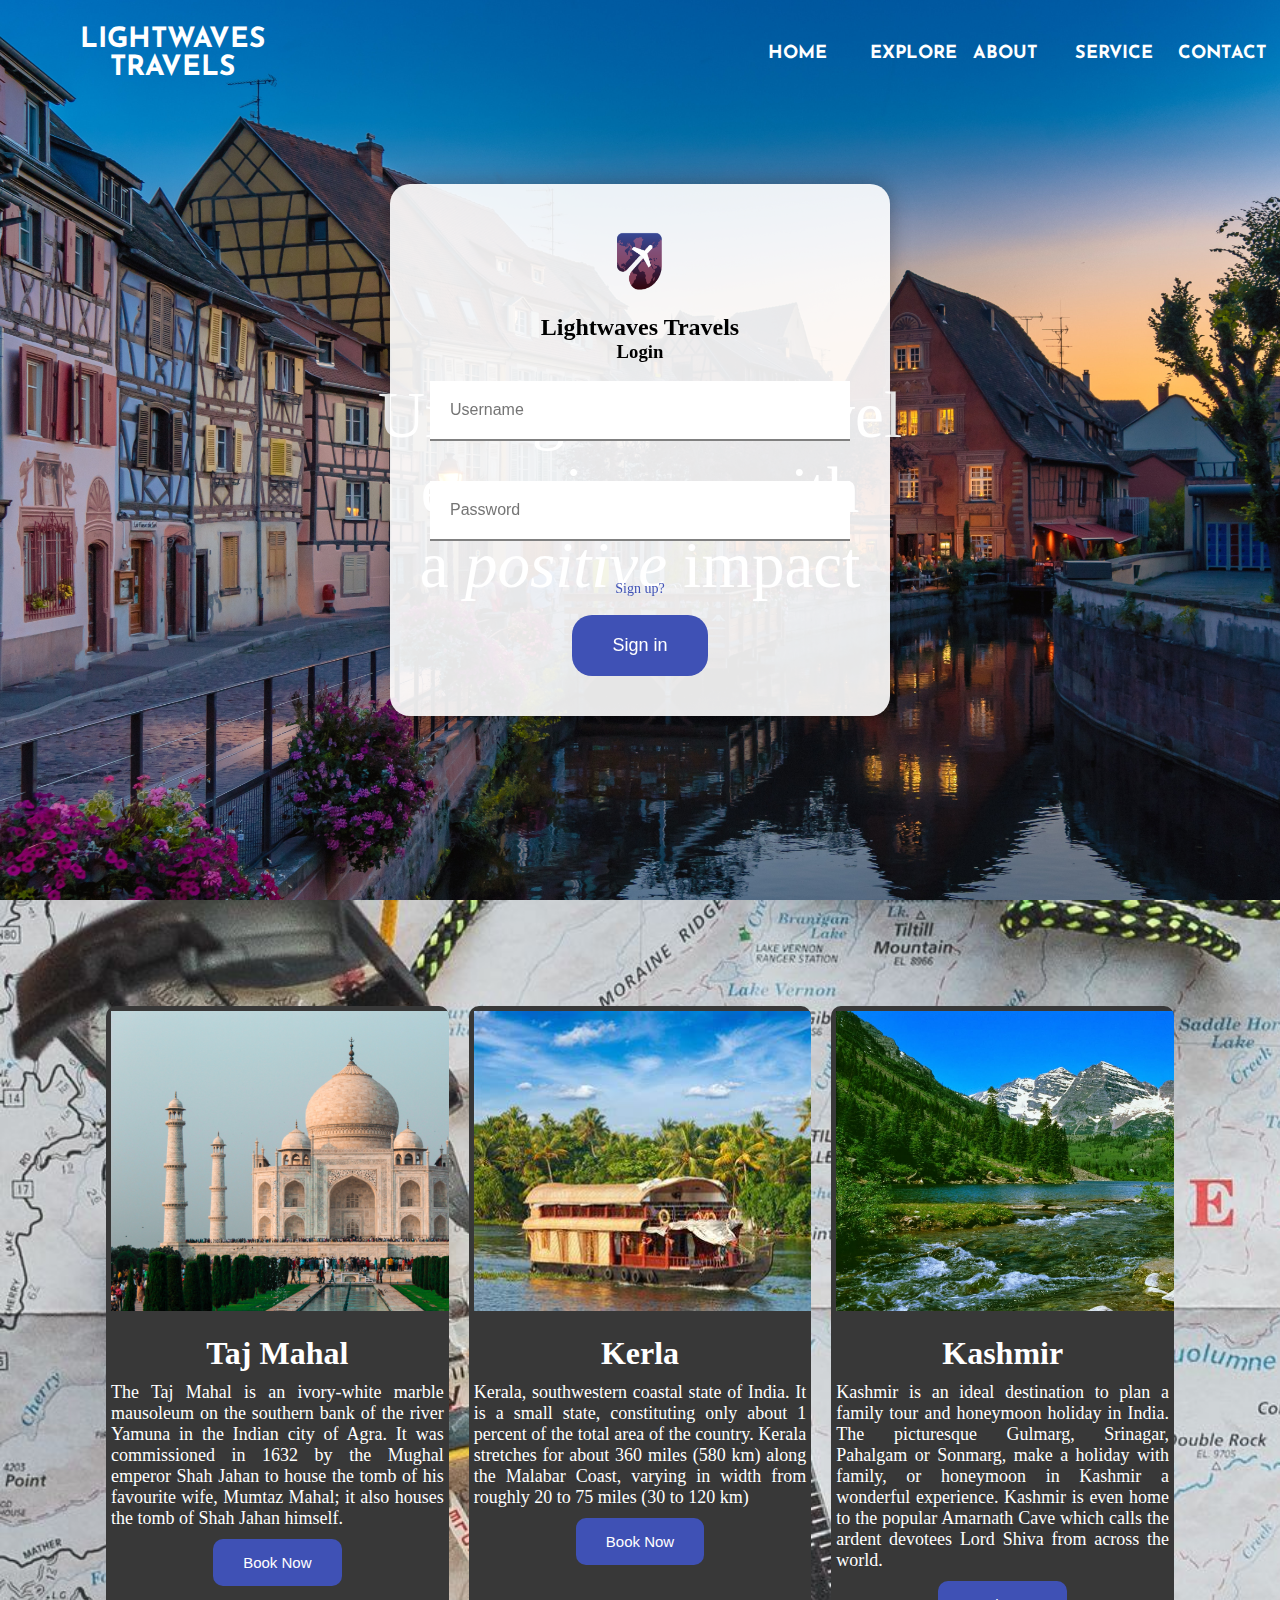
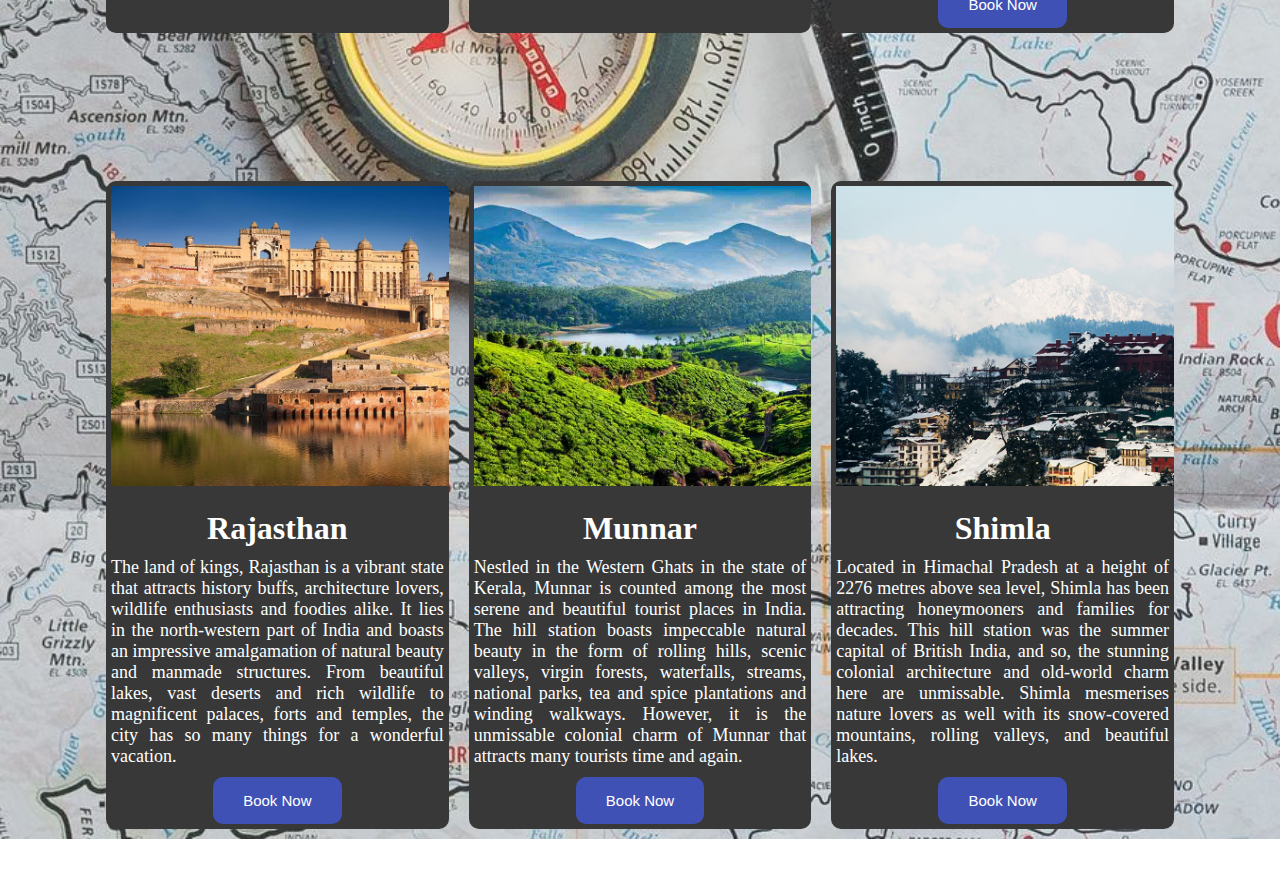
<file: index.html>
<!DOCTYPE html>
<html>
    <head>
        <title>Travel Guide Website</title>
        <link rel="stylesheet" href="style.css">
        <link rel="preconnect" href="https://fonts.googleapis.com">
        <link rel="preconnect" href="https://fonts.gstatic.com" crossorigin>
        <link href="https://fonts.googleapis.com/css2?family=Cormorant+Garamond:wght@300&family=Cormorant:wght@300&family=Josefin+Sans&display=swap" rel="stylesheet">
        <link rel="preconnect" href="https://fonts.googleapis.com">
        <link rel="preconnect" href="https://fonts.gstatic.com" crossorigin>
        <link href="https://fonts.googleapis.com/css2?family=Cormorant+Garamond:wght@300&family=Cormorant:wght@300&family=Josefin+Sans&display=swap" rel="stylesheet">
        <link rel="preconnect" href="https://fonts.googleapis.com">
        <link rel="preconnect" href="https://fonts.gstatic.com" crossorigin>
        <link href="https://fonts.googleapis.com/css2?family=Cormorant+Garamond:wght@300&family=Cormorant:wght@300&family=Josefin+Sans&family=Nanum+Myeongjo&family=Old+Standard+TT:ital@0;1&display=swap" rel="stylesheet">
        <meta name="viewport" content="width=device-width">
        <script src="https://code.jquery.com/jquery-3.6.3.min.js"
        integrity="sha256-pvPw+upLPUjgMXY0G+8O0xUf+/Im1MZjXxxgOcBQBXU="
        crossorigin="anonymous"></script>
        <script>

            $(document).ready(function(){
              $('html, body').css({
                  overflow: 'hidden',
                  height: '100%'
              });
            $("#heading-text").hide()

                $("#signup-form").submit(function(){
                    $("#heading-text").show()
                    $("#floating-window").css({"padding":"0px"})
                    $(".floating-window").hide()
                    $('html, body').css({ overflow: 'auto' });
                                        
                    $("#signup-form").hide()
                    return false
                })

            })
        </script>
    </head>
    <body>
        <header>

            <nav>
                <div class="logo">
                    <p style="padding-left: 20px;">
                        Lightwaves Travels
                    </p>
                </div>

                <div class="menu">
                    <a href="#">Home</a>
                    <a href="#card-layout">Explore</a>
                    <a href="#">About</a>
                    <a href="#">Service</a>
                    <a href="#">Contact</a>
                </div>
            </nav>

            <main>
                <section>
                    <p id="heading-text">Unforgettable travel<br>experiences with<br> a <i>positive</i> impact</p>
                    <span>

                    </span>
                </section>
            </main> 

        </header>

        <div class="floating-window">
            <div class="form-container">
              <form id="signup-form">
                <img src="Logo_Temp.png" width="70px" height="70px">
                <h2>Lightwaves Travels</h2>
                <h3>Login</h3><br>
                <input type="text" placeholder="Username">
                <input type="password" placeholder="Password">
                <a href="/register.html">Sign up?</a><br>
                <button type="submit" id="signup">Sign in</button>
              </form>
            </div>
        </div>

        <div class="card-layout">
          <div class="card-container">
            
            <div class="card">
              <img src="taj.jpg" alt="Card Image" width="472px" height="300px" >
              <center><h1 style="color: white; margin-bottom: 10px;">Taj Mahal</h1></center>
              <p class="cardtxt" style="color: white; font-size: 18px" align="justify" >The Taj Mahal is an ivory-white marble mausoleum 
                on the southern bank of the river Yamuna in the Indian city of Agra.
                It was commissioned in 1632 by the Mughal emperor Shah Jahan to house the tomb of his 
                favourite wife, Mumtaz Mahal; it also houses the tomb of Shah Jahan himself.</p>
              <center><a href="#join-form"><button  class="button">Book Now</button></a></center>

            </div>
            
            <div class="card">
              <img src="kerla.jpg" alt="Card Image" width="472px" height="300px" >
              <center><h1 style="color: white; margin-bottom: 10px;">Kerla</h1></center>
              <p class="cardtxt" style="color: white; font-size: 18px" align="justify" >Kerala, southwestern coastal state of India. It is a small state,
                 constituting only about 1 percent of the total area of the country. Kerala stretches
                  for about 360 miles (580 km) along the Malabar Coast, varying in width 
                  from roughly 20 to 75 miles (30 to 120 km)</p>
              <center><a href="#join-form"><button  class="button">Book Now</button></a></center>  
            </div>
            
            <div class="card">
              <img src="kashmir.jpg" alt="Card Image" width="472px" height="300px" >
              <center><h1 style="color: white; margin-bottom: 10px;">Kashmir</h1></center>
              <p class="cardtxt" style="color: white; font-size: 18px" align="justify" >Kashmir is an ideal destination to plan a family tour and honeymoon holiday in India.
                 The picturesque Gulmarg, Srinagar, Pahalgam or Sonmarg, make a holiday with family, or honeymoon
                  in Kashmir a wonderful experience. Kashmir is even home to the popular Amarnath Cave which calls the ardent
                  devotees Lord Shiva from across the world.</p>
              <center><a href="#join-form"><button  class="button">Book Now</button></a></center>  
            </div>
          
          </div>

          <div class="card-container">
            
            <div class="card">
              <img src="rajasthan.jpg" alt="Card Image" width="472px" height="300px" >
              <center><h1 style="color: white; margin-bottom: 10px;">Rajasthan</h1></center>
              <p class="cardtxt" style="color: white; font-size: 18px" align="justify" >The land of kings, Rajasthan is a vibrant state that attracts history buffs, 
                architecture lovers, wildlife enthusiasts and foodies alike. It lies in the north-western part of India and boasts an impressive amalgamation of natural 
                beauty and manmade structures. From beautiful lakes, vast deserts and rich wildlife to magnificent palaces,
                 forts and temples, the city has so many things for a wonderful vacation. </p>
              <center><a href="#join-form"><button  class="button">Book Now</button></a></center>

            </div>
            
            <div class="card">
              <img src="munnar.jpg" alt="Card Image" width="472px" height="300px" >
              <center><h1 style="color: white; margin-bottom: 10px;">Munnar</h1></center>
              <p class="cardtxt" style="color: white; font-size: 18px" align="justify" >Nestled in the Western Ghats in the state of Kerala,
                 Munnar is counted among the most serene and beautiful tourist places in India.
                 The hill station boasts impeccable natural beauty in the form of rolling hills, scenic valleys, 
                 virgin forests, waterfalls, streams, national parks, tea and spice plantations and winding walkways.
                 However, it is the unmissable colonial charm of Munnar that attracts many tourists time and again.</p>
              <center><a href="#join-form"><button  class="button">Book Now</button></a></center>  
            </div>
            
            <div class="card">
              <img src="shimla.jpg" alt="Card Image" width="472px" height="300px" >
              <center><h1 style="color: white; margin-bottom: 10px;">Shimla</h1></center>
              <p class="cardtxt" style="color: white; font-size: 18px" align="justify" >Located in Himachal Pradesh at a height of 2276 metres above sea level, Shimla has been attracting honeymooners and families for decades. This hill station was the summer capital of British India, and so, the stunning colonial architecture and old-world charm here are unmissable. Shimla mesmerises nature
                 lovers as well with its snow-covered mountains, rolling valleys, and beautiful lakes.</p>
              <center><a href="#join-form"><button  class="button">Book Now</button></a></center>  
            </div>
          
          </div>
        </div>

          
    </body>
</html>
</file>
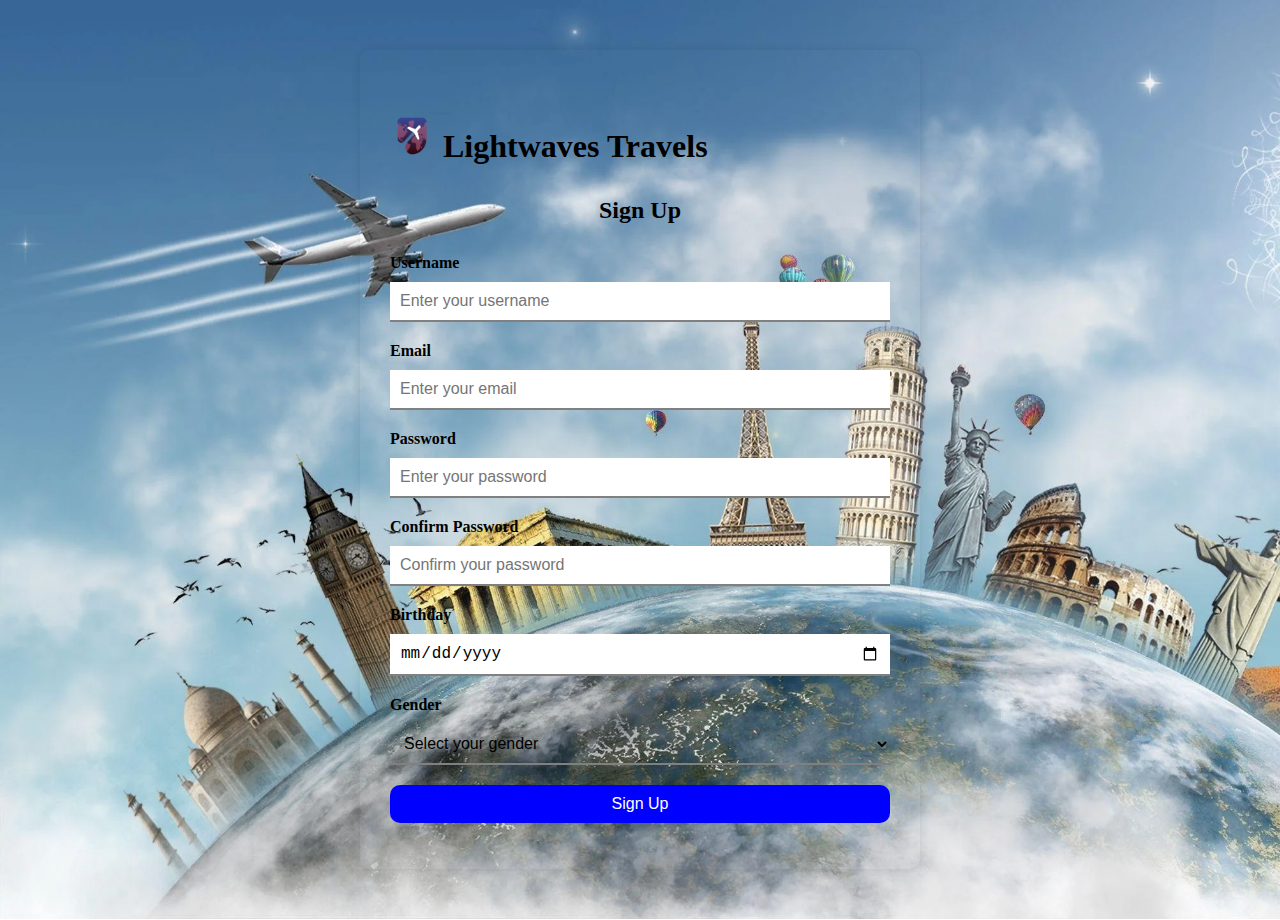
<file: register.html>
<html>

<head>
    <link rel="stylesheet" href="registerstyle.css">
</head>

<body style="background-image: url('registration_bg.png'); background-repeat: no-repeat;
background-size: cover; ">

    <div class="registration-form">
        <h1> <p>
          <img src="Logo_Temp.png" width="45px" height="45px">
              Lightwaves Travels
          </p>
        </h1>
        <h2 class="form-title">Sign Up</h2>
        <form action="#">
          <div class="form-group">
            <label for="username">Username</label>
            <input type="text" id="username" placeholder="Enter your username">
          </div>
          <div class="form-group">
            <label for="email">Email</label>
            <input type="email" id="email" placeholder="Enter your email">
          </div>
          <div class="form-group">
            <label for="password">Password</label>
            <input type="password" id="password" placeholder="Enter your password">
          </div>
          <div class="form-group">
            <label for="confirm-password">Confirm Password</label>
            <input type="password" id="confirm-password" placeholder="Confirm your password">
          </div>
          <div class="form-group">
            <label for="birthday">Birthday</label>
            <input type="date" id="birthday">
          </div>
          <div class="form-group">
            <label for="gender">Gender</label>
            <select id="gender">
              <option value="" disabled selected>Select your gender</option>
              <option value="male">Male</option>
              <option value="female">Female</option>
              <option value="other">Other</option>
            </select>
          </div>
          <button type="submit">Sign Up</button>
        </form>
      </div>
      

</body>

</html>
</file>
<file: style.css>
*{
    margin: 0;padding: 0;box-sizing: border-box;
}

header{
    width: 100%; height: 100vh;
    background-image: url('image.jpg');
    background-repeat: no-repeat;
    background-size: cover;    
}

nav{
    width: 100%; height: 12vh;
    background-color: transparent;
    color: white;
    display: flex;
    justify-content: space-between;
    align-items: center;
    text-transform: uppercase;
    font-family: 'Cormorant', serif;
    font-family: 'Cormorant Garamond', serif;
    font-family: 'Josefin Sans', sans-serif;
    font-weight: bold;
}

nav .logo{
    width: 25%; text-align: center;
    display: flex;
    align-content: flex-start;
    padding-top: -10px;
    padding-left: 5px;
    font-size: 28px;
}

nav .menu{
    width: 40%;
    display: flex;
    justify-content: space-between;
}

nav .menu a{
    width: 25%;
    text-decoration: none;
    color: white;
    font-size: 18px;
}

main{
    width: 100%;
    height: 85vh;
    display: flex;
    justify-content: center;
    color: white;
    font-size: 65px;
    font-weight: 40;
    align-items: center;
    text-align: center;
    
    font-family: 'Cormorant', serif;
    font-family: 'Cormorant Garamond', serif;
    font-family: 'Josefin Sans', sans-serif;
    font-family: 'Nanum Myeongjo', serif;
    font-family: 'Old Standard TT', serif;
}

section h2{
    text-shadow: 1px 1px 3px black;
    letter-spacing: 2px;
}

section i{
    font-style: italic;
}

.floating-window {
    position: fixed;
    top: 50%;
    left: 50%;
    width: 500px;
    /* height: 400px; */
    transform: translate(-50%, -50%);
    background-color: rgba(255, 255, 255, 0.9);
    box-shadow: 0px 0px 20px rgba(0, 0, 0, 0.3);
    border-radius: 20px;
    color: black;
    text-align: center;
  }
  
  form {
    display: flex;
    flex-direction: column;
    align-items: center;
    padding: 40px;
  }
  
  img {
    margin-bottom: 20px;
  }
  
  input[type="text"],
  input[type="password"] {
    width: 100%;
    padding: 20px;
    margin-bottom: 40px;
    border: none;
    border-bottom: 2px solid gray;
    font-size: 16px;
  }
  
  button[type="submit"] {
    padding: 20px 40px;
    background-color: #3f51b5;
    color: white;
    border: none;
    border-radius: 20px;
    cursor: pointer;
    font-size: 18px;
  }
  
  a {
    color: #3f51b5;
    font-size: 14px;
    text-decoration: none;
  }
  
  .card-container {
    margin-left: 6rem;
    margin-right: 6rem;
    display: flex;
    justify-content: space-evenly;
    margin-bottom: 2rem;
    padding-top: 6rem; 
    background-size: cover;
    
  }
  
  .card-layout{
    width: 100%; height: 100%;
    background-image: url('travelwebsite.jpg');
    background-repeat: no-repeat;
    background-size: cover;
    }
  .card {
    border-radius: 10px;
    overflow: hidden;
    margin: 10px;
    flex: 1;
    padding: 5px;
    background-color: #383838;
  }

  .button{
      margin-top: 10px;
      padding: 15px 30px;
      background-color: #3f51b5;
      color: white;
      border: none;
      border-radius: 10px;
      cursor: pointer;
      font-size: 15px;
  }
</file>
<file: registerstyle.css>
.registration-form {
  max-width: 500px;
  margin: 50px auto;
  /* background-color: #f7f7f7; */
  padding: 30px;
  border-radius: 10px;
  box-shadow: 0px 0px 10px rgba(0, 0, 0, 0.1);
}

h1{
  align-items: center;
}

.form-title {
  text-align: center;
  margin-bottom: 30px;
}

.form-group {
  margin-bottom: 20px;
}

label {
  display: block;
  font-size: 16px;
  font-weight: bold;
  margin-bottom: 10px;
}

input[type="text"],
input[type="email"],
input[type="password"],
input[type="date"] {
  width: 100%;
  padding: 10px;
  font-size: 16px;
  border: none;
  border-bottom: 2px solid gray;
}

select {
  width: 100%;
  padding: 10px;
  font-size: 16px;
  border: none;
  border-bottom: 2px solid gray;
  background-color: transparent;
}

button[type="submit"] {
  width: 100%;
  padding: 10px;
  background-color: blue;
  color: white;
  border: none;
  border-radius: 10px;
  font-size: 16px;
  cursor: pointer;
  margin-top
}
</file>
